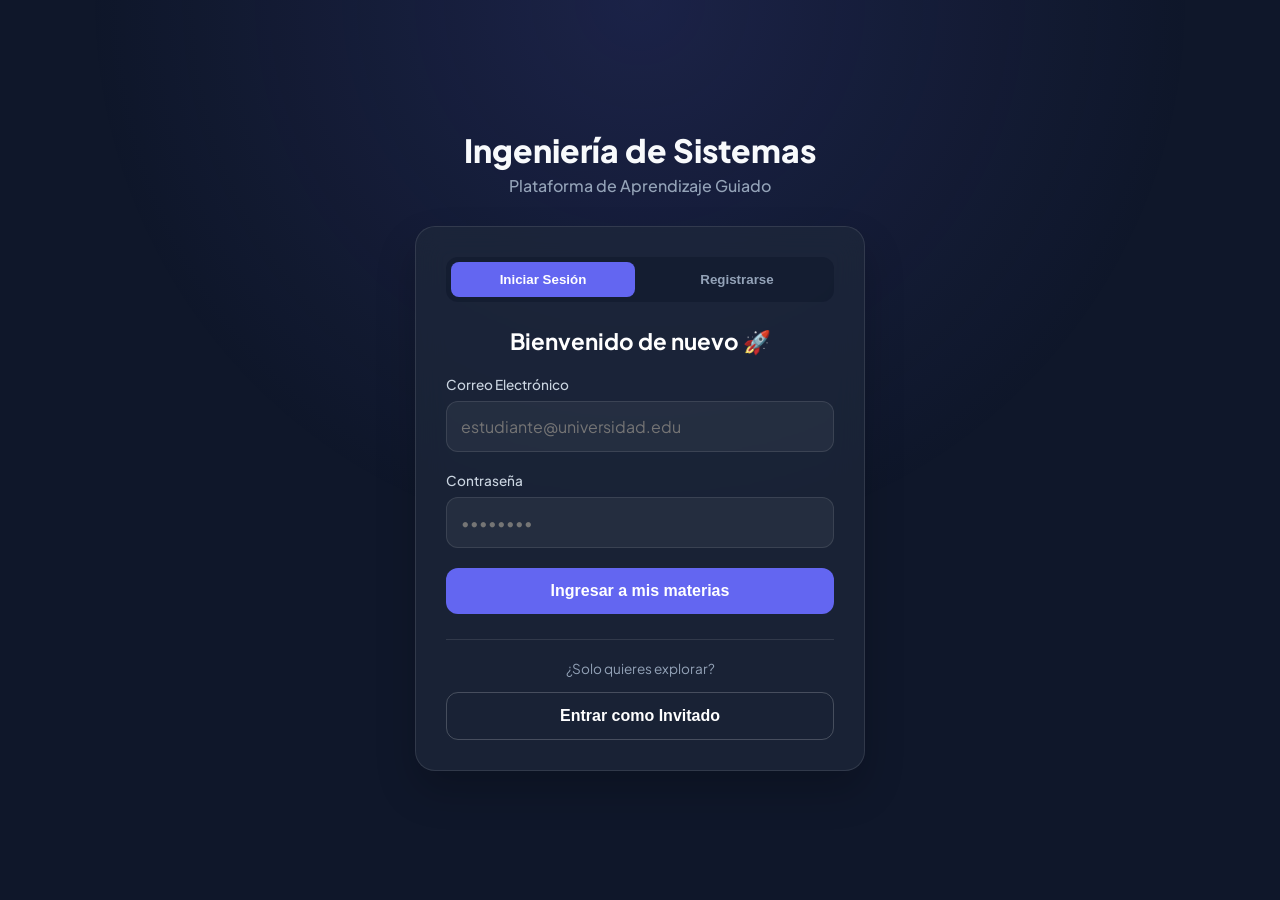
<file: index.html>
<!DOCTYPE html>
<html lang="es">
<head>
    <meta charset="UTF-8">
    <meta name="viewport" content="width=device-width, initial-scale=1.0">
    <title>Iniciar Sesión | Ingeniería de Sistemas</title>
    <link rel="preconnect" href="https://fonts.googleapis.com">
    <link rel="preconnect" href="https://fonts.gstatic.com" crossorigin>
    <link href="https://fonts.googleapis.com/css2?family=Plus+Jakarta+Sans:wght@400;500;600;700;800&display=swap" rel="stylesheet">
    <link rel="stylesheet" href="login.css">
</head>
<body>

    <div class="bg-glow"></div>

    <div class="login-container">
        
        <div class="brand-section">
            <h1>Ingeniería de Sistemas</h1>
            <p class="subtitle">Plataforma de Aprendizaje Guiado</p>
        </div>

        <div class="glass-card login-box">
            <div class="tabs">
                <button class="tab active" id="btn-login" onclick="cambiarTab('login')">Iniciar Sesión</button>
                <button class="tab" id="btn-registro" onclick="cambiarTab('registro')">Registrarse</button>
            </div>

            <form id="form-login" class="form-active" onsubmit="iniciarSesion(event)">
                <h2>Bienvenido de nuevo 🚀</h2>
                <div class="input-group">
                    <label for="email">Correo Electrónico</label>
                    <input type="email" id="email" placeholder="estudiante@universidad.edu" required>
                </div>
                <div class="input-group">
                    <label for="password">Contraseña</label>
                    <input type="password" id="password" placeholder="••••••••" required>
                </div>
                <button type="submit" class="btn-primary full-width">Ingresar a mis materias</button>
            </form>

            <form id="form-registro" class="form-hidden" onsubmit="registrar(event)">
                <h2>Crea tu cuenta 🎓</h2>
                <div class="input-group">
                    <label for="reg-nombre">Nombre Completo</label>
                    <input type="text" id="reg-nombre" placeholder="Ej. Alan Tumiri" required>
                </div>
                <div class="input-group">
                    <label for="reg-email">Correo Electrónico</label>
                    <input type="email" id="reg-email" placeholder="estudiante@universidad.edu" required>
                </div>
                <div class="input-group">
                    <label for="reg-password">Contraseña</label>
                    <input type="password" id="reg-password" placeholder="Mínimo 6 caracteres" minlength="6" required>
                </div>
                <button type="submit" class="btn-primary full-width">Crear Cuenta</button>
            </form>

            <div class="guest-section">
                <p>¿Solo quieres explorar?</p>
               <button type="button" onclick="window.location.href='inicio.html'" class="btn-outline full-width">Entrar como Invitado</button>
            </div>
        </div>

    </div>

    <script src="login.js"></script>
</body>
</html>
</file>
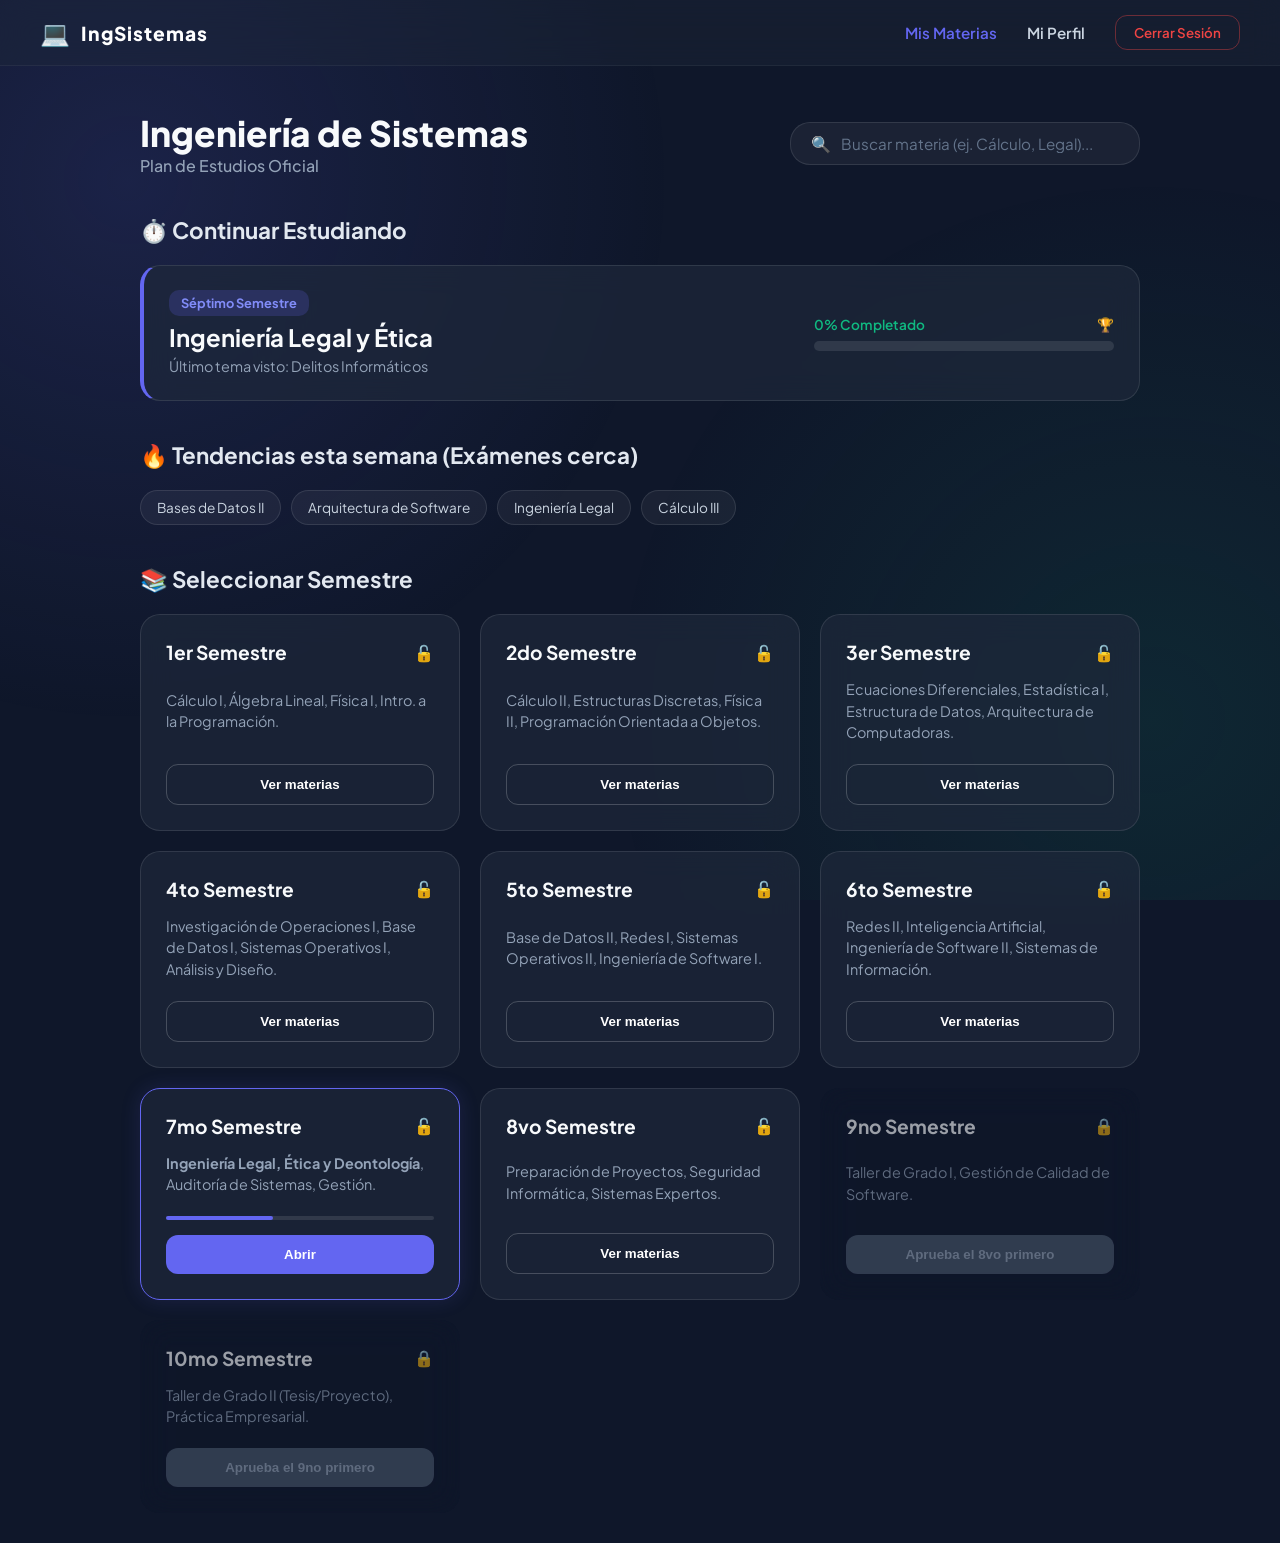
<file: estilos-inicio.html>
<!DOCTYPE html>
<html lang="es">
<head>
    <meta charset="UTF-8">
    <meta name="viewport" content="width=device-width, initial-scale=1.0">
    <title>Seleccionar Semestre | Ingeniería de Sistemas</title>
    <link rel="preconnect" href="https://fonts.googleapis.com">
    <link rel="preconnect" href="https://fonts.gstatic.com" crossorigin>
    <link href="https://fonts.googleapis.com/css2?family=Plus+Jakarta+Sans:wght@400;500;600;700;800&display=swap" rel="stylesheet">
    <link rel="stylesheet" href="estilos-inicio.css">
</head>
<body>

    <div class="bg-glow"></div>

    <nav class="glass-navbar">
        <div class="nav-logo">
            <span class="icon-logo">💻</span>
            <span class="logo-text">IngSistemas</span>
        </div>
        <div class="nav-links">
            <a href="estilos-inicio.html" class="nav-item active">Mis Materias</a>
            <a href="#" class="nav-item">Mi Perfil</a>
            <button onclick="cerrarSesion()" class="btn-logout">Cerrar Sesión</button>
        </div>
    </nav>

    <div class="dashboard-container" style="padding-top: 80px;">
        
        <header class="top-nav">
            <div>
                <h1>Ingeniería de Sistemas</h1>
                <p class="subtitle">Plan de Estudios Oficial</p>
            </div>
            <div class="search-box">
                <span>🔍</span>
                <input type="text" id="buscador" placeholder="Buscar materia (ej. Cálculo, Legal)..." onkeyup="filtrarMaterias()">
            </div>
        </header>

        <section class="continue-section">
            <h2>⏱️ Continuar Estudiando</h2>
            <div class="glass-card active-course" onclick="abrirMateria('ING-LEGAL.html')" tabindex="0" role="button" aria-label="Continuar Ingeniería Legal">
                <div class="course-info">
                    <span class="badge">Séptimo Semestre</span>
                    <h3>Ingeniería Legal y Ética</h3>
                    <p>Último tema visto: Delitos Informáticos</p>
                </div>
                <div class="progress-module">
                    <div class="progress-text">
                        <span id="progreso-texto">0% Completado</span>
                        <span>🏆</span>
                    </div>
                    <div class="progress-bar-bg">
                        <div class="progress-bar-fill" id="barra-legal"></div>
                    </div>
                </div>
            </div>
        </section>

        <section class="popular-section">
            <h2>🔥 Tendencias esta semana (Exámenes cerca)</h2>
            <div class="tags-container" id="tags-filtros">
                <span class="tag">Bases de Datos II</span>
                <span class="tag">Arquitectura de Software</span>
                <span class="tag">Ingeniería Legal</span>
                <span class="tag">Cálculo III</span>
            </div>
        </section>

        <section class="semesters-section">
            <h2>📚 Seleccionar Semestre</h2>
            
            <div class="grid-semestres" id="grid-semestres">
                
                <div class="glass-card semester-card" data-materias="calculo i algebra lineal fisica i introduccion a la programacion">
                    <div class="card-header">
                        <h3>1er Semestre</h3>
                        <span class="status open">🔓</span>
                    </div>
                    <p>Cálculo I, Álgebra Lineal, Física I, Intro. a la Programación.</p>
                    <button class="btn-outline">Ver materias</button>
                </div>

                <div class="glass-card semester-card" data-materias="calculo ii estructuras discretas fisica ii programacion orientada a objetos">
                    <div class="card-header">
                        <h3>2do Semestre</h3>
                        <span class="status open">🔓</span>
                    </div>
                    <p>Cálculo II, Estructuras Discretas, Física II, Programación Orientada a Objetos.</p>
                    <button class="btn-outline">Ver materias</button>
                </div>

                <div class="glass-card semester-card" data-materias="ecuaciones diferenciales estadistica i estructura de datos arquitectura de computadoras">
                    <div class="card-header">
                        <h3>3er Semestre</h3>
                        <span class="status open">🔓</span>
                    </div>
                    <p>Ecuaciones Diferenciales, Estadística I, Estructura de Datos, Arquitectura de Computadoras.</p>
                    <button class="btn-outline">Ver materias</button>
                </div>

                <div class="glass-card semester-card" data-materias="investigacion de operaciones base de datos i sistemas operativos i analisis y diseño">
                    <div class="card-header">
                        <h3>4to Semestre</h3>
                        <span class="status open">🔓</span>
                    </div>
                    <p>Investigación de Operaciones I, Base de Datos I, Sistemas Operativos I, Análisis y Diseño.</p>
                    <button class="btn-outline">Ver materias</button>
                </div>

                <div class="glass-card semester-card" data-materias="base de datos ii redes de computadoras i sistemas operativos ii ingenieria de software i">
                    <div class="card-header">
                        <h3>5to Semestre</h3>
                        <span class="status open">🔓</span>
                    </div>
                    <p>Base de Datos II, Redes I, Sistemas Operativos II, Ingeniería de Software I.</p>
                    <button class="btn-outline">Ver materias</button>
                </div>

                <div class="glass-card semester-card" data-materias="redes de computadoras ii inteligencia artificial ingenieria de software ii sistemas de informacion geografica">
                    <div class="card-header">
                        <h3>6to Semestre</h3>
                        <span class="status open">🔓</span>
                    </div>
                    <p>Redes II, Inteligencia Artificial, Ingeniería de Software II, Sistemas de Información.</p>
                    <button class="btn-outline">Ver materias</button>
                </div>

                <div class="glass-card semester-card highlight" data-materias="legal etica deontologia auditoria de sistemas" onclick="abrirMateria('7mo-sem.html')" tabindex="0" role="button">
                    <div class="card-header">
                        <h3>7mo Semestre</h3>
                        <span class="status open">🔓</span>
                    </div>
                    <p><strong>Ingeniería Legal, Ética y Deontología</strong>, Auditoría de Sistemas, Gestión.</p>
                    <div class="mini-progress"><div class="mini-fill" style="width: 40%;"></div></div>
                    <button class="btn-primary">Abrir</button>
                </div>

                <div class="glass-card semester-card" data-materias="preparacion y evaluacion de proyectos seguridad informatica sistemas expertos">
                    <div class="card-header">
                        <h3>8vo Semestre</h3>
                        <span class="status open">🔓</span>
                    </div>
                    <p>Preparación de Proyectos, Seguridad Informática, Sistemas Expertos.</p>
                    <button class="btn-outline">Ver materias</button>
                </div>

                <div class="glass-card semester-card locked" data-materias="taller de grado i gestion de calidad de software">
                    <div class="card-header">
                        <h3>9no Semestre</h3>
                        <span class="status closed">🔒</span>
                    </div>
                    <p>Taller de Grado I, Gestión de Calidad de Software.</p>
                    <button class="btn-disabled" disabled>Aprueba el 8vo primero</button>
                </div>

                <div class="glass-card semester-card locked" data-materias="taller de grado ii tesis proyecto de grado practica empresarial">
                    <div class="card-header">
                        <h3>10mo Semestre</h3>
                        <span class="status closed">🔒</span>
                    </div>
                    <p>Taller de Grado II (Tesis/Proyecto), Práctica Empresarial.</p>
                    <button class="btn-disabled" disabled>Aprueba el 9no primero</button>
                </div>

            </div>
            
            <p id="mensaje-error" style="display: none; text-align: center; color: #94a3b8; margin-top: 30px; font-weight: 500;">
                No se encontraron materias con esa búsqueda. 😕
            </p>
        </section>

    </div>

    <script src="estilos-inicio.js"></script>
</body>
</html>
</file>
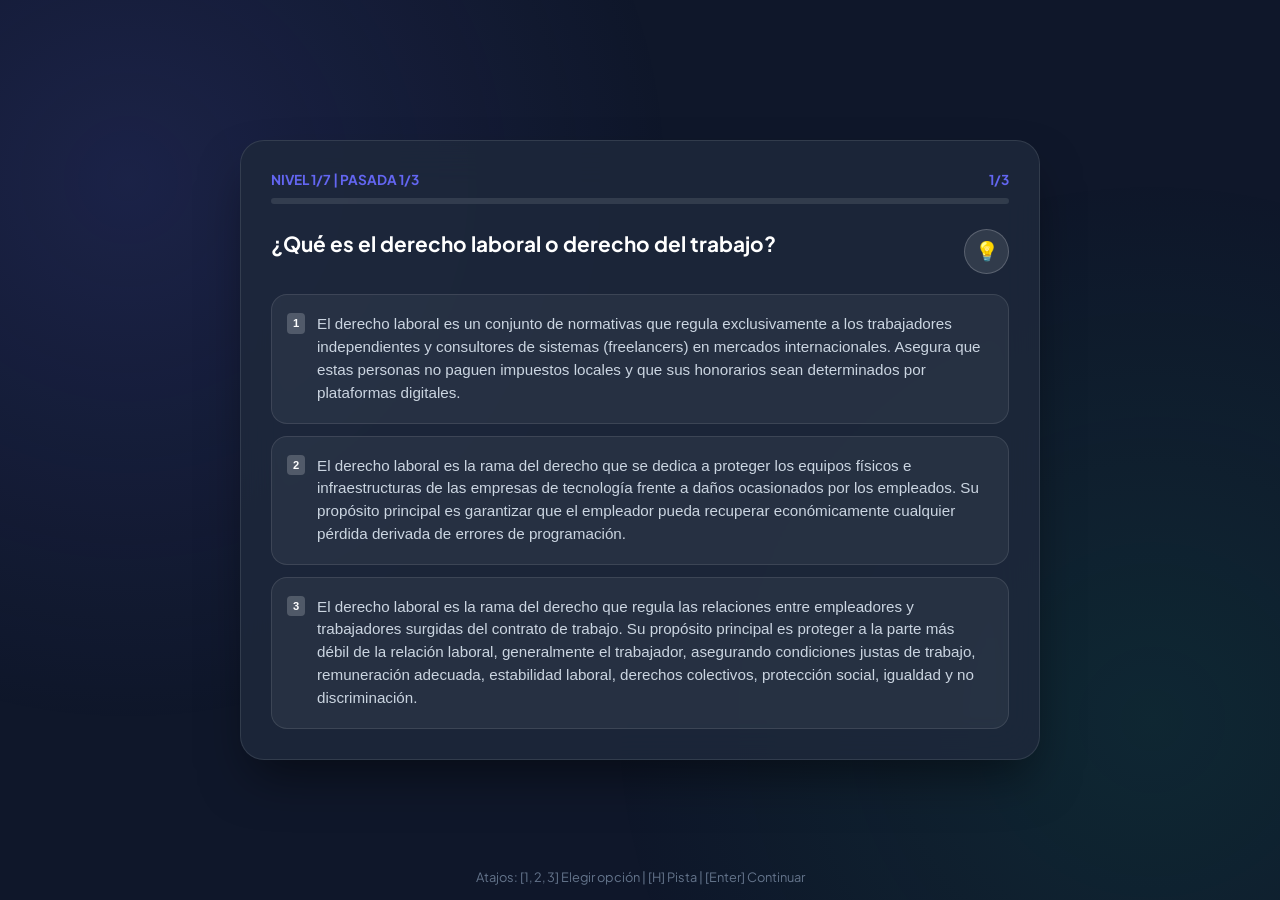
<file: ING-LEGAL.html>
<!DOCTYPE html>
<html lang="es">
<head>
    <meta charset="UTF-8">
    <meta name="viewport" content="width=device-width, initial-scale=1.0">
    <title>Tutor Pro: Ingeniería Legal</title>
    <link href="https://fonts.googleapis.com/css2?family=Plus+Jakarta+Sans:wght@400;500;600;700&display=swap" rel="stylesheet">
    <link rel="stylesheet" href="ING-LEGAL.css">
</head>
<body>

    <div class="bg-glow"></div>

    <div class="container">
        <div class="quiz-card">
            <header id="header-ui">
                <div class="top-info">
                    <span>TUTOR PRO | INGENIERÍA LEGAL</span>
                    <span id="q-counter">01/19</span>
                </div>
                <div class="progress-container">
                    <div class="progress-fill" id="bar"></div>
                </div>
            </header>

            <main id="quiz-ui">
                <div class="question-header">
                    <h2 id="question">Cargando...</h2>
                    <button class="btn-theory" onclick="showTheory()" title="Necesito un repaso (Tecla H)">💡</button>
                </div>
                
                <div id="feedback-box" class="feedback-box hidden"></div>

                <div id="choices-container" class="choices-stack"></div>
                
                <button id="btn-next" class="btn-next hidden" onclick="nextQuestion()">Entendido, Continuar (Enter) ➔</button>
            </main>

            <section id="result-ui" class="hidden">
                <div class="results">
                    <h2>¡Misión Cumplida! 🎓</h2>
                    <p>Has completado el repaso con la técnica de repetición espaciada.</p>
                    
                    <div id="analysis-box" class="analysis-box">
                        <h3>📊 Tu Resumen Analítico</h3>
                        <p id="analysis-msg">Temas que debes repasar antes del examen:</p>
                        <ul id="weak-topics-list"></ul>
                    </div>

                    <button class="btn-restart" onclick="initQuiz(true)">Iniciar nuevo repaso</button>
                </div>
            </section>
        </div>
    </div>

    <div class="keyboard-hints">
        Atajos: [1, 2, 3] Elegir opción | [H] Pista | [Enter] Continuar
    </div>

    <script src="ING-LEGAL.js"></script>
</body>
</html>
</file>
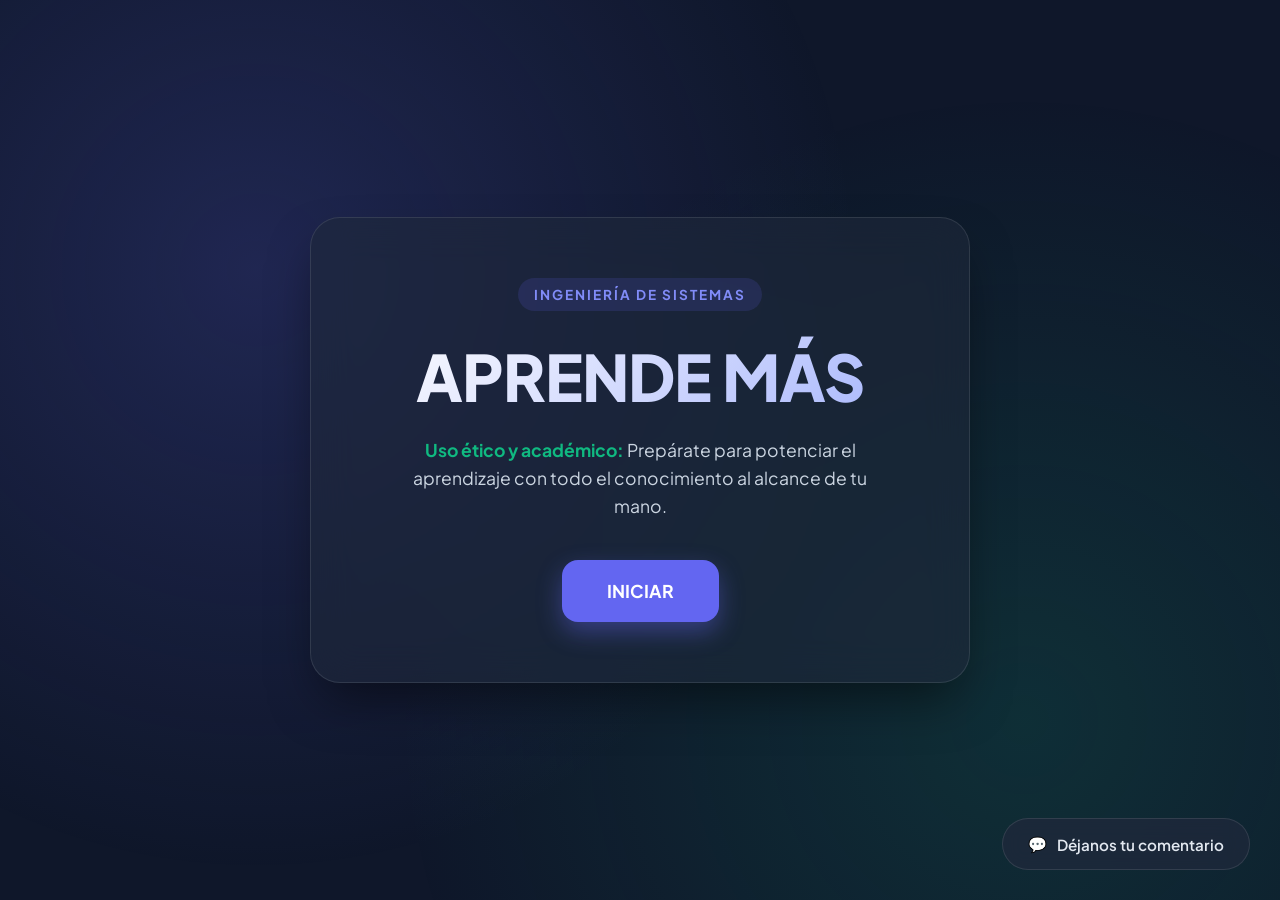
<file: inicio.html>
<!DOCTYPE html>
<html lang="es">
<head>
    <meta charset="UTF-8">
    <meta name="viewport" content="width=device-width, initial-scale=1.0">
    <title>Plataforma | Ingeniería de Sistemas</title>
    <link rel="preconnect" href="https://fonts.googleapis.com">
    <link rel="preconnect" href="https://fonts.gstatic.com" crossorigin>
    <link href="https://fonts.googleapis.com/css2?family=Plus+Jakarta+Sans:wght@400;500;600;800&display=swap" rel="stylesheet">
    <link rel="stylesheet" href="inicio.css">
</head>
<body>

    <div class="bg-glow"></div>

    <main class="hero-container">
        <div class="glass-panel">
            <span class="badge">INGENIERÍA DE SISTEMAS</span>
            
            <h1 class="hero-title">APRENDE MÁS</h1>
            
            <p class="hero-subtitle">
                <strong>Uso ético y académico:</strong> Prepárate para potenciar el aprendizaje con todo el conocimiento al alcance de tu mano.
            </p>
            
            <a href="estilos-inicio.html" class="btn-main">INICIAR</a>
        </div>
    </main>

    <button class="btn-floating" id="btn-abrir-modal">
        <span class="icon">💬</span> Déjanos tu comentario
    </button>

    <div class="modal-overlay" id="modal-comentario">
        <div class="glass-card modal-content">
            <button class="btn-close" id="btn-cerrar-modal">&times;</button>
            
            <h2>¡Nos encantaría escucharte!</h2>
            <p class="modal-subtitle">Tu opinión nos ayuda a mejorar la plataforma para todos.</p>
            
            <form id="form-comentario">
                <div class="input-group">
                    <label for="nombre">Tu Nombre (Opcional)</label>
                    <input type="text" id="nombre" name="nombre" placeholder="Ej. Alan Tumiri">
                </div>
                
                <div class="input-group">
                    <label for="mensaje">Tu Comentario</label>
                    <textarea id="mensaje" name="mensaje" rows="5" placeholder="Escribe aquí tus sugerencias o felicitaciones..." required></textarea>
                </div>
                
                <button type="submit" class="btn-primary full-width">Enviar Comentario</button>
            </form>
        </div>
    </div>

    <script src="inicio.js"></script>
</body>
</html>
</file>
<file: login.css>
* { box-sizing: border-box; margin: 0; padding: 0; }

:root {
    --primary: #6366f1;
    --primary-hover: #4f46e5;
    --glass-bg: rgba(30, 41, 59, 0.7);
    --text: #f8fafc;
}

body {
    font-family: 'Plus Jakarta Sans', sans-serif;
    background: #0f172a;
    color: var(--text);
    min-height: 100vh;
    display: flex;
    justify-content: center;
    align-items: center;
    padding: 20px;
}

.bg-glow {
    position: fixed; top: 0; left: 0; width: 100%; height: 100%; z-index: -1;
    background: radial-gradient(circle at 50% 0%, rgba(99, 102, 241, 0.15) 0%, transparent 50%);
}

.login-container {
    width: 100%;
    max-width: 450px;
    animation: fadeIn 0.6s ease-out;
}

.brand-section { text-align: center; margin-bottom: 30px; }
h1 { font-size: 2rem; font-weight: 800; }
.subtitle { color: #94a3b8; font-weight: 500; margin-top: 5px; }

.glass-card {
    background: var(--glass-bg); backdrop-filter: blur(15px); -webkit-backdrop-filter: blur(15px);
    border: 1px solid rgba(255, 255, 255, 0.1); border-radius: 20px; padding: 30px;
    box-shadow: 0 20px 40px rgba(0, 0, 0, 0.2);
}

.tabs { display: flex; gap: 10px; margin-bottom: 25px; background: rgba(15, 23, 42, 0.5); padding: 5px; border-radius: 12px; }
.tab { flex: 1; padding: 10px; border: none; background: transparent; color: #94a3b8; font-weight: 600; cursor: pointer; border-radius: 8px; transition: 0.3s; }
.tab.active { background: var(--primary); color: white; }

form h2 { font-size: 1.4rem; margin-bottom: 20px; color: white; text-align: center; }

.input-group { margin-bottom: 20px; display: flex; flex-direction: column; }
.input-group label { font-size: 0.85rem; color: #cbd5e1; margin-bottom: 8px; font-weight: 500; }
.input-group input {
    background: rgba(255, 255, 255, 0.05); border: 1px solid rgba(255, 255, 255, 0.1);
    border-radius: 12px; padding: 14px; color: white; font-family: inherit; font-size: 1rem;
    transition: all 0.3s ease; outline: none;
}
.input-group input:focus { border-color: var(--primary); background: rgba(255, 255, 255, 0.1); box-shadow: 0 0 0 3px rgba(99, 102, 241, 0.2); }

.btn-primary { background: var(--primary); border: none; color: white; padding: 14px; border-radius: 12px; cursor: pointer; font-weight: 600; font-size: 1rem; transition: 0.3s; }
.btn-primary:hover { background: var(--primary-hover); transform: translateY(-2px); box-shadow: 0 10px 20px rgba(99, 102, 241, 0.3); }

.btn-outline { background: transparent; border: 1px solid rgba(255,255,255,0.2); color: white; padding: 14px; border-radius: 12px; cursor: pointer; font-weight: 600; font-size: 1rem; transition: 0.3s; }
.btn-outline:hover { background: rgba(255,255,255,0.1); border-color: white; }

.full-width { width: 100%; }

.form-hidden { display: none; }
.form-active { display: block; animation: fadeIn 0.3s ease; }

.guest-section { text-align: center; margin-top: 25px; padding-top: 20px; border-top: 1px solid rgba(255,255,255,0.1); }
.guest-section p { color: #94a3b8; font-size: 0.85rem; margin-bottom: 15px; }

@keyframes fadeIn { from { opacity: 0; transform: translateY(10px); } to { opacity: 1; transform: translateY(0); } }
</file>
<file: estilos-inicio.css>
* { box-sizing: border-box; margin: 0; padding: 0; }

:root {
    --primary: #6366f1;
    --primary-hover: #4f46e5;
    --success: #10b981;
    --warning: #f59e0b;
    --locked: #475569;
    --glass-bg: rgba(30, 41, 59, 0.7);
    --text: #f8fafc;
}

body {
    font-family: 'Plus Jakarta Sans', sans-serif;
    background: #0f172a;
    color: var(--text);
    min-height: 100vh;
    padding: 30px 20px;
}

/* Optimización GPU */
.bg-glow {
    position: fixed; top: 0; left: 0; width: 100%; height: 100%; z-index: -1;
    background: radial-gradient(circle at 10% 20%, rgba(99, 102, 241, 0.15) 0%, transparent 40%),
                radial-gradient(circle at 90% 80%, rgba(16, 185, 129, 0.1) 0%, transparent 40%);
    transform: translateZ(0);
    will-change: transform;
}

.dashboard-container {
    max-width: 1000px;
    margin: 0 auto;
    animation: fadeIn 0.6s ease-out;
}

h1 { font-size: 2.2rem; font-weight: 800; }
h2 { font-size: 1.4rem; font-weight: 700; margin-bottom: 20px; color: #e2e8f0; }
.subtitle { color: #94a3b8; font-weight: 500; }

.top-nav {
    display: flex; justify-content: space-between; align-items: center; margin-bottom: 40px; flex-wrap: wrap; gap: 20px;
}

.search-box {
    display: flex; align-items: center; background: rgba(255, 255, 255, 0.05); border: 1px solid rgba(255, 255, 255, 0.1);
    border-radius: 20px; padding: 10px 20px; width: 100%; max-width: 350px; transition: all 0.3s;
}
.search-box:focus-within { border-color: var(--primary); background: rgba(255, 255, 255, 0.1); }
.search-box input {
    background: transparent; border: none; color: white; width: 100%; margin-left: 10px; font-family: inherit; font-size: 0.95rem; outline: none;
}
.search-box input::placeholder { color: #64748b; }

/* Optimización GPU en tarjetas */
.glass-card {
    background: var(--glass-bg); backdrop-filter: blur(15px); -webkit-backdrop-filter: blur(15px);
    border: 1px solid rgba(255, 255, 255, 0.1); border-radius: 20px; padding: 25px;
    transition: transform 0.3s ease, box-shadow 0.3s ease;
    -webkit-backface-visibility: hidden; backface-visibility: hidden;
}

.continue-section { margin-bottom: 40px; }
.active-course {
    display: flex; justify-content: space-between; align-items: center; cursor: pointer; border-left: 4px solid var(--primary); flex-wrap: wrap; gap: 20px;
}
.active-course:hover { transform: translateY(-5px); box-shadow: 0 15px 30px rgba(99, 102, 241, 0.2); }
.badge { background: rgba(99, 102, 241, 0.2); color: #818cf8; padding: 5px 12px; border-radius: 10px; font-size: 0.8rem; font-weight: bold; }
.course-info h3 { font-size: 1.5rem; margin: 10px 0 5px; }
.course-info p { color: #94a3b8; font-size: 0.9rem; }

.progress-module { flex-grow: 1; max-width: 300px; min-width: 200px; }
.progress-text { display: flex; justify-content: space-between; font-size: 0.85rem; font-weight: 600; margin-bottom: 8px; color: var(--success); }
.progress-bar-bg { background: rgba(255,255,255,0.1); height: 10px; border-radius: 10px; overflow: hidden; }
.progress-bar-fill { background: var(--success); height: 100%; width: 0%; transition: width 1s ease-out; }

.popular-section { margin-bottom: 40px; }
.tags-container { display: flex; gap: 10px; flex-wrap: wrap; }
.tag { background: rgba(255,255,255,0.05); border: 1px solid rgba(255,255,255,0.1); padding: 8px 16px; border-radius: 20px; font-size: 0.85rem; color: #cbd5e1; cursor: pointer; transition: 0.2s; user-select: none; }
.tag:hover { background: var(--primary); color: white; border-color: var(--primary); }

.grid-semestres { display: grid; grid-template-columns: repeat(auto-fit, minmax(280px, 1fr)); gap: 20px; }

.semester-card { display: flex; flex-direction: column; justify-content: space-between; }
.card-header { display: flex; justify-content: space-between; align-items: center; margin-bottom: 15px; }
.semester-card h3 { font-size: 1.2rem; }
.semester-card p { color: #94a3b8; font-size: 0.9rem; margin-bottom: 20px; line-height: 1.5; }

.btn-outline { background: transparent; border: 1px solid rgba(255,255,255,0.2); color: white; padding: 12px; border-radius: 12px; cursor: pointer; font-weight: 600; transition: 0.3s; }
.btn-outline:hover { background: rgba(255,255,255,0.1); border-color: white; }
.btn-primary { background: var(--primary); border: none; color: white; padding: 12px; border-radius: 12px; cursor: pointer; font-weight: 600; transition: 0.3s; }
.btn-primary:hover { background: var(--primary-hover); }

.highlight { border-color: var(--primary); box-shadow: 0 0 20px rgba(99, 102, 241, 0.15); cursor: pointer; }
.highlight:hover { transform: translateY(-5px); box-shadow: 0 10px 30px rgba(99, 102, 241, 0.3); }
.mini-progress { background: rgba(255,255,255,0.1); height: 4px; border-radius: 4px; margin-bottom: 15px; }
.mini-fill { background: var(--primary); height: 100%; border-radius: 4px; }

.locked { opacity: 0.6; background: rgba(15, 23, 42, 0.5); border-color: transparent; }
.btn-disabled { background: var(--locked); border: none; color: #94a3b8; padding: 12px; border-radius: 12px; font-weight: 600; cursor: not-allowed; }

@keyframes fadeIn { from { opacity: 0; transform: translateY(10px); } to { opacity: 1; transform: translateY(0); } }

@media (max-width: 600px) {
    .top-nav { flex-direction: column; align-items: flex-start; }
    .search-box { max-width: 100%; }
    h1 { font-size: 1.8rem; }
}

/* --- Accesibilidad para teclado --- */
.active-course:focus, .highlight:focus {
    outline: 2px solid var(--success);
    outline-offset: 4px;
}

/* ========================================= */
/* ESTILOS DEL MENÚ DE NAVEGACIÓN (NAVBAR)   */
/* ========================================= */
.glass-navbar {
    position: fixed; /* Se queda pegado arriba */
    top: 0;
    left: 0;
    width: 100%;
    background: rgba(30, 41, 59, 0.4);
    backdrop-filter: blur(15px);
    -webkit-backdrop-filter: blur(15px);
    border-bottom: 1px solid rgba(255, 255, 255, 0.05);
    padding: 15px 40px;
    display: flex;
    justify-content: space-between;
    align-items: center;
    z-index: 2000; /* Para que siempre esté por encima de todo */
}

.nav-logo {
    display: flex;
    align-items: center;
    gap: 10px;
    font-size: 1.2rem;
    font-weight: 800;
    color: white;
    letter-spacing: 1px;
}

.icon-logo { font-size: 1.5rem; }

.nav-links {
    display: flex;
    align-items: center;
    gap: 30px;
}

.nav-item {
    color: #cbd5e1;
    text-decoration: none;
    font-weight: 600;
    font-size: 0.95rem;
    transition: color 0.3s;
}

.nav-item:hover, .nav-item.active {
    color: var(--primary); /* Se pinta de morado al pasar el mouse */
}

/* Botón sutil de Cerrar Sesión */
.btn-logout {
    background: transparent;
    border: 1px solid rgba(239, 68, 68, 0.4); /* Rojo sutil */
    color: #ef4444;
    padding: 8px 18px;
    border-radius: 12px;
    font-weight: 600;
    cursor: pointer;
    font-family: inherit;
    transition: all 0.3s;
}

.btn-logout:hover {
    background: rgba(239, 68, 68, 0.15);
    border-color: #ef4444;
    transform: translateY(-2px);
}

/* Responsividad para celulares */
@media (max-width: 600px) {
    .glass-navbar {
        padding: 15px 20px;
        flex-direction: column;
        gap: 15px;
    }
    .nav-links {
        width: 100%;
        justify-content: space-between;
        gap: 10px;
    }
    .nav-item { font-size: 0.85rem; }
    .btn-logout { padding: 6px 12px; font-size: 0.85rem; }
}
</file>
<file: ING-LEGAL.css>
* { box-sizing: border-box; margin: 0; padding: 0; }

:root {
    --primary: #6366f1;
    --success: #10b981;
    --warning: #f59e0b;
    --info: #3b82f6;
    --glass-bg: rgba(30, 41, 59, 0.85);
    --text: #f8fafc;
}

body {
    font-family: 'Plus Jakarta Sans', sans-serif;
    background: #0f172a;
    color: var(--text);
    min-height: 100vh;
    display: flex;
    justify-content: center;
    align-items: center;
    padding: 20px;
}

.bg-glow {
    position: fixed; top: 0; left: 0; width: 100%; height: 100%; z-index: -1;
    background: radial-gradient(circle at 10% 20%, rgba(99, 102, 241, 0.15) 0%, transparent 40%),
                radial-gradient(circle at 90% 80%, rgba(16, 185, 129, 0.1) 0%, transparent 40%);
}

.container { width: 100%; max-width: 800px; z-index: 10; }

.quiz-card {
    background: var(--glass-bg);
    backdrop-filter: blur(20px);
    -webkit-backdrop-filter: blur(20px);
    border: 1px solid rgba(255, 255, 255, 0.1);
    border-radius: 24px;
    padding: 30px;
    box-shadow: 0 25px 50px -12px rgba(0,0,0,0.5);
    transition: all 0.3s ease;
}

.top-info { display: flex; justify-content: space-between; font-size: 0.85rem; font-weight: 700; color: var(--primary); margin-bottom: 10px; }
.progress-container { background: rgba(255,255,255,0.1); height: 6px; border-radius: 10px; overflow: hidden; margin-bottom: 25px; }
.progress-fill { background: var(--primary); height: 100%; width: 0%; transition: width 0.5s ease; }

.question-header { display: flex; justify-content: space-between; align-items: flex-start; gap: 15px; margin-bottom: 20px; }
h2 { font-size: 1.3rem; line-height: 1.4; color: #fff; flex-grow: 1; }

.btn-theory {
    background: rgba(255, 255, 255, 0.1); border: 1px solid rgba(255,255,255,0.2);
    border-radius: 50%; width: 45px; height: 45px; font-size: 1.2rem;
    cursor: pointer; transition: all 0.2s; display: flex; justify-content: center; align-items: center;
    flex-shrink: 0;
}
.btn-theory:hover { background: var(--warning); transform: scale(1.1); box-shadow: 0 0 15px rgba(245, 158, 11, 0.4); }

.feedback-box {
    padding: 15px 20px; border-radius: 12px; margin-bottom: 20px;
    font-size: 0.95rem; line-height: 1.5; font-weight: 500;
    animation: fadeIn 0.3s ease;
}
.feedback-warning { background: rgba(245, 158, 11, 0.15); border-left: 4px solid var(--warning); color: #fcd34d; }
.feedback-info { background: rgba(59, 130, 246, 0.15); border-left: 4px solid var(--info); color: #93c5fd; }
.feedback-success { background: rgba(16, 185, 129, 0.15); border-left: 4px solid var(--success); color: #6ee7b7; }

.choices-stack { display: flex; flex-direction: column; gap: 12px; }

.choice-btn {
    background: rgba(255, 255, 255, 0.05); border: 1px solid rgba(255, 255, 255, 0.1);
    color: #cbd5e1; padding: 18px 18px 18px 45px; border-radius: 16px; text-align: left;
    font-size: 0.95rem; line-height: 1.5; cursor: pointer; transition: all 0.2s ease;
    position: relative;
}
.choice-btn:hover:not(:disabled) { background: rgba(255, 255, 255, 0.1); border-color: var(--primary); transform: translateX(5px); }

/* Indicador de tecla (Ej: [1]) */
.key-badge {
    position: absolute; left: 15px; top: 18px;
    background: rgba(255,255,255,0.2); color: #fff; font-size: 0.7rem; font-weight: bold;
    padding: 2px 6px; border-radius: 4px;
}

.correct { background: var(--success) !important; color: white; border-color: var(--success); box-shadow: 0 4px 15px rgba(16, 185, 129, 0.3); }
.wrong { opacity: 0.4; cursor: not-allowed; transform: scale(0.98); background: rgba(0,0,0,0.2) !important; border-color: transparent; }

.btn-next {
    margin-top: 25px; padding: 16px; width: 100%; border-radius: 14px;
    border: none; background: var(--primary); color: white; font-weight: 700;
    font-size: 1rem; cursor: pointer; animation: slideUp 0.4s ease;
}
.btn-next:hover { background: #4f46e5; }

.hidden { display: none; }

/* Resumen Analítico */
.results { text-align: center; padding: 10px; }
.analysis-box {
    background: rgba(0,0,0,0.2); border-radius: 16px; padding: 20px;
    margin: 25px 0; text-align: left; border: 1px solid rgba(255,255,255,0.05);
}
.analysis-box h3 { color: var(--warning); margin-bottom: 10px; font-size: 1.1rem; }
.analysis-box p { font-size: 0.9rem; color: #cbd5e1; margin-bottom: 15px; }
#weak-topics-list { list-style: none; padding: 0; }
#weak-topics-list li {
    background: rgba(255,255,255,0.05); padding: 10px 15px; border-radius: 8px;
    margin-bottom: 8px; font-size: 0.85rem; border-left: 3px solid var(--danger);
}

.btn-restart { margin-top: 15px; padding: 18px 30px; border-radius: 14px; border: none; background: var(--primary); color: white; font-weight: 700; cursor: pointer; width: 100%; }

.keyboard-hints {
    position: fixed; bottom: 15px; left: 0; width: 100%; text-align: center;
    font-size: 0.8rem; color: #64748b; pointer-events: none;
}

@keyframes fadeIn { from { opacity: 0; transform: translateY(-10px); } to { opacity: 1; transform: translateY(0); } }
@keyframes slideUp { from { opacity: 0; transform: translateY(20px); } to { opacity: 1; transform: translateY(0); } }

@media (max-width: 600px) {
    .quiz-card { padding: 20px; }
    h2 { font-size: 1.15rem; }
    .choice-btn { font-size: 0.85rem; padding: 15px 15px 15px 35px; }
    .key-badge { left: 10px; top: 15px; }
    .keyboard-hints { display: none; /* Ocultar en móvil */ }
}
</file>
<file: inicio.css>
* { box-sizing: border-box; margin: 0; padding: 0; }

:root {
    --primary: #6366f1;
    --primary-hover: #4f46e5;
    --success: #10b981;
    --glass-bg: rgba(30, 41, 59, 0.6);
    --text: #f8fafc;
    /* Nuevo color para inputs */
    --input-bg: rgba(255, 255, 255, 0.05);
}

body {
    font-family: 'Plus Jakarta Sans', sans-serif;
    background: #0f172a;
    color: var(--text);
    height: 100vh;
    display: flex;
    justify-content: center;
    align-items: center;
    overflow: hidden;
    position: relative;
}

/* El mismo fondo de orbes brillantes optimizado */
.bg-glow {
    position: fixed; top: 0; left: 0; width: 100%; height: 100%; z-index: -1;
    background: radial-gradient(circle at 20% 30%, rgba(99, 102, 241, 0.2) 0%, transparent 50%),
                radial-gradient(circle at 80% 80%, rgba(16, 185, 129, 0.15) 0%, transparent 50%);
    transform: translateZ(0); /* Aceleración GPU */
    will-change: transform;
}

/* Panel Central de Cristal */
.hero-container {
    width: 100%;
    max-width: 700px;
    padding: 20px;
    z-index: 10;
    animation: fadeIn 0.8s ease-out;
}

.glass-panel {
    background: var(--glass-bg);
    backdrop-filter: blur(20px);
    -webkit-backdrop-filter: blur(20px);
    border: 1px solid rgba(255, 255, 255, 0.1);
    border-radius: 30px;
    padding: 60px 40px;
    text-align: center;
    box-shadow: 0 25px 50px -12px rgba(0,0,0,0.5);
    -webkit-backface-visibility: hidden; /* Aceleración GPU */
    backface-visibility: hidden;
}

.badge {
    display: inline-block;
    background: rgba(99, 102, 241, 0.15);
    color: #818cf8;
    padding: 8px 16px;
    border-radius: 20px;
    font-size: 0.85rem;
    font-weight: 700;
    letter-spacing: 2px;
    margin-bottom: 25px;
}

/* Título con degradado */
.hero-title {
    font-size: 4rem;
    font-weight: 800;
    margin-bottom: 20px;
    background: linear-gradient(135deg, #ffffff 0%, #a5b4fc 100%);
    -webkit-background-clip: text;
    background-clip: text;
    -webkit-text-fill-color: transparent;
    letter-spacing: -1px;
}

.hero-subtitle {
    font-size: 1.1rem;
    color: #cbd5e1;
    line-height: 1.6;
    margin-bottom: 40px;
    max-width: 500px;
    margin-left: auto;
    margin-right: auto;
}
.hero-subtitle strong { color: var(--success); }

/* Botón Central */
.btn-main {
    display: inline-block;
    background: var(--primary);
    color: white;
    text-decoration: none;
    font-size: 1.1rem;
    font-weight: 700;
    padding: 20px 45px;
    border-radius: 16px;
    transition: all 0.3s ease;
    box-shadow: 0 10px 25px rgba(99, 102, 241, 0.4);
}
.btn-main:hover {
    background: var(--primary-hover);
    transform: translateY(-5px);
    box-shadow: 0 15px 35px rgba(99, 102, 241, 0.6);
}

/* Botón Flotante Inferior Derecho */
.btn-floating {
    position: fixed;
    bottom: 30px;
    right: 30px;
    background: rgba(30, 41, 59, 0.8);
    backdrop-filter: blur(10px);
    -webkit-backdrop-filter: blur(10px);
    border: 1px solid rgba(255,255,255,0.1);
    color: #e2e8f0;
    padding: 15px 25px;
    border-radius: 30px;
    font-family: inherit;
    font-size: 0.95rem;
    font-weight: 600;
    cursor: pointer;
    transition: all 0.3s ease;
    display: flex;
    align-items: center;
    gap: 10px;
    z-index: 100;
    -webkit-backface-visibility: hidden;
    backface-visibility: hidden;
}
.btn-floating:hover {
    background: rgba(255,255,255,0.1);
    border-color: rgba(255,255,255,0.3);
    transform: scale(1.05);
}

@keyframes fadeIn {
    from { opacity: 0; transform: translateY(20px); }
    to { opacity: 1; transform: translateY(0); }
}

/* Responsividad básica para el hero */
@media (max-width: 600px) {
    .glass-panel { padding: 40px 20px; }
    .hero-title { font-size: 2.8rem; }
    .hero-subtitle { font-size: 1rem; }
    .btn-main { padding: 16px 30px; width: 100%; }
    .btn-floating { bottom: 20px; right: 20px; padding: 12px 20px; font-size: 0.85rem; }
}

/* ========================================= */
/* NUEVO: Estilos del Modal (Popup) */
/* ========================================= */

/* Fondo oscuro detrás del modal */
.modal-overlay {
    position: fixed;
    top: 0;
    left: 0;
    width: 100%;
    height: 100%;
    background: rgba(0, 0, 0, 0.7); /* Oscurece la pantalla */
    z-index: 1000;
    display: flex;
    justify-content: center;
    align-items: center;
    opacity: 0; /* Oculto por defecto */
    visibility: hidden;
    transition: all 0.4s ease;
    padding: 20px;
}

/* Clase que JS activará para mostrar el modal */
.modal-overlay.open {
    opacity: 1;
    visibility: visible;
}

/* Tarjeta de Cristal del Modal */
.modal-content {
    background: var(--glass-bg);
    backdrop-filter: blur(25px); /* Más desenfoque para resaltar */
    -webkit-backdrop-filter: blur(25px);
    border: 1px solid rgba(255, 255, 255, 0.1);
    border-radius: 25px;
    padding: 40px;
    max-width: 500px;
    width: 100%;
    position: relative;
    box-shadow: 0 30px 60px rgba(0,0,0,0.6);
    transform: scale(0.8) translateY(20px); /* Animación de entrada */
    transition: transform 0.4s ease;
}

.modal-overlay.open .modal-content {
    transform: scale(1) translateY(0);
}

/* Botón de cerrar (X) */
.btn-close {
    position: absolute;
    top: 15px;
    right: 20px;
    background: transparent;
    border: none;
    color: #94a3b8;
    font-size: 2rem;
    cursor: pointer;
    transition: color 0.3s;
}
.btn-close:hover { color: #f8fafc; }

.modal-content h2 { font-size: 1.8rem; margin-bottom: 10px; font-weight: 800; }
.modal-subtitle { color: #cbd5e1; margin-bottom: 30px; font-size: 0.95rem; }

/* Estilos para el Formulario dentro del Modal */
.input-group { margin-bottom: 20px; text-align: left; }
.input-group label { display: block; font-size: 0.85rem; color: #94a3b8; margin-bottom: 8px; font-weight: 500; }

/* Estilo unificado para inputs y textarea (como en el login) */
.input-group input, 
.input-group textarea {
    width: 100%;
    background: var(--input-bg);
    border: 1px solid rgba(255, 255, 255, 0.08);
    border-radius: 12px;
    padding: 14px;
    color: var(--text);
    font-family: inherit;
    font-size: 1rem;
    transition: all 0.3s ease;
    outline: none;
}

.input-group input:focus,
.input-group textarea:focus {
    border-color: var(--primary);
    background: rgba(255, 255, 255, 0.1);
    box-shadow: 0 0 0 3px rgba(99, 102, 241, 0.2);
}

/* Botón de enviar dentro del modal */
.btn-primary {
    background: var(--primary);
    border: none;
    color: white;
    padding: 16px;
    border-radius: 14px;
    cursor: pointer;
    font-weight: 700;
    font-size: 1rem;
    transition: all 0.3s;
    box-shadow: 0 8px 20px rgba(99, 102, 241, 0.3);
}
.btn-primary:hover {
    background: var(--primary-hover);
    transform: translateY(-3px);
    box-shadow: 0 12px 25px rgba(99, 102, 241, 0.5);
}

.full-width { width: 100%; }

/* Responsividad para el modal en celulares */
@media (max-width: 500px) {
    .modal-content { padding: 30px 20px; }
    .modal-content h2 { font-size: 1.5rem; }
}
</file>
